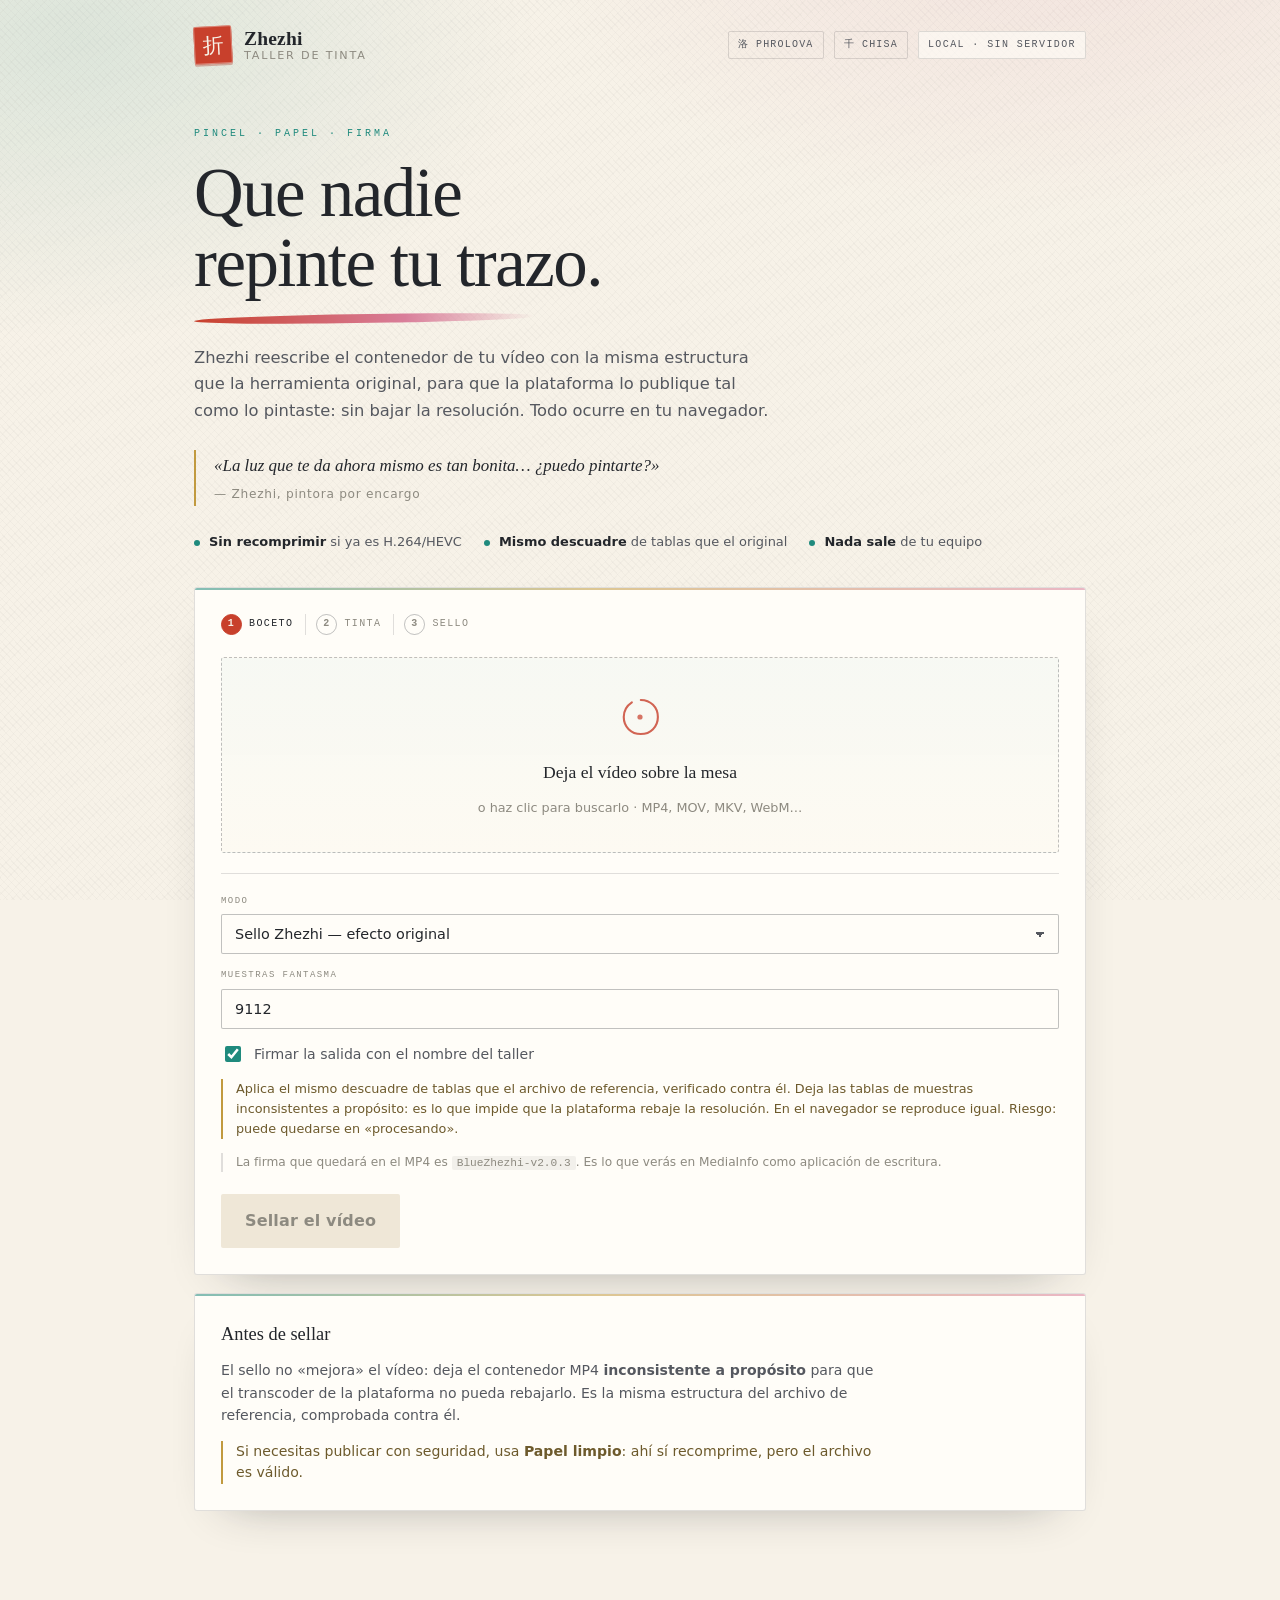
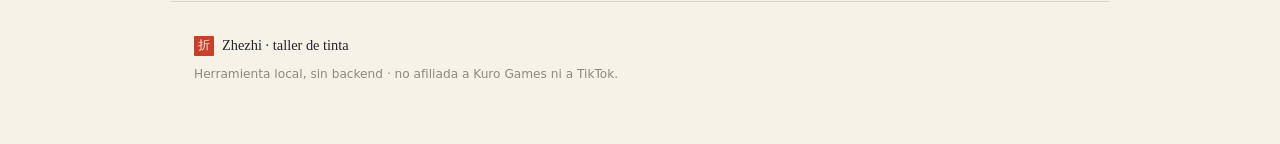
<file: index.html>
<!doctype html>
<html lang="es">
  <head>
    <meta charset="utf-8" />
    <meta name="viewport" content="width=device-width, initial-scale=1" />
    <title>Zhezhi · taller de tinta</title>
    <link rel="icon" href="./assets/favicon.svg" type="image/svg+xml" />
    <link rel="icon" href="./assets/favicon-32.png" sizes="32x32" type="image/png" />
    <link rel="apple-touch-icon" href="./assets/apple-touch-icon.png" />
    <link rel="stylesheet" href="./src/styles.css" />
  </head>
  <body>
    <header class="topbar">
      <a class="brand" href="./">
        <span class="brand-mark" aria-hidden="true">折</span>
        <span class="brand-text">
          <strong>Zhezhi</strong>
          <em>taller de tinta</em>
        </span>
      </a>
      <nav class="topbar-side">
        <a class="switch" href="./phrolova/">洛 Phrolova</a>
        <a class="switch" href="https://blues-os.github.io/BlueChisa/">千 Chisa</a>
        <span class="badge">local · sin servidor</span>
      </nav>
    </header>

    <main class="wrap">
      <section class="hero">
        <p class="eyebrow">pincel · papel · firma</p>
        <h1>Que nadie<br />repinte tu trazo.</h1>
        <p class="lede">
          Zhezhi reescribe el contenedor de tu vídeo con la misma estructura que la
          herramienta original, para que la plataforma lo publique tal como lo pintaste:
          sin bajar la resolución. Todo ocurre en tu navegador.
        </p>

        <figure class="quote">
          <blockquote>
            «La luz que te da ahora mismo es tan bonita… ¿puedo pintarte?»
          </blockquote>
          <figcaption>— Zhezhi, pintora por encargo</figcaption>
        </figure>

        <ul class="facts">
          <li><strong>Sin recomprimir</strong> si ya es H.264/HEVC</li>
          <li><strong>Mismo descuadre</strong> de tablas que el original</li>
          <li><strong>Nada sale</strong> de tu equipo</li>
        </ul>
      </section>

      <section class="card">
        <div class="steps" aria-hidden="true">
          <span class="step is-active"><b>1</b> Boceto</span>
          <span class="step"><b>2</b> Tinta</span>
          <span class="step"><b>3</b> Sello</span>
        </div>

        <div id="drop" class="drop" tabindex="0" role="button" aria-label="Elegir vídeo">
          <input id="file" type="file" accept="video/*,.mp4,.mov,.mkv,.webm,.m4v" hidden />
          <svg class="brush" viewBox="0 0 64 64" aria-hidden="true">
            <path d="M33 11c12 0 21 9 21 21s-9 21-21 21S12 44 12 32c0-8 4-14 10-18" />
            <circle cx="32" cy="32" r="3.2" class="brush-dot" />
          </svg>
          <p class="drop-title">Deja el vídeo sobre la mesa</p>
          <p class="drop-sub">o haz clic para buscarlo · MP4, MOV, MKV, WebM…</p>
        </div>

        <div id="fileInfo" class="file-info" hidden>
          <dl>
            <div><dt>Archivo</dt><dd id="fName">—</dd></div>
            <div><dt>Tamaño</dt><dd id="fSize">—</dd></div>
            <div><dt>Duración</dt><dd id="fDur">—</dd></div>
            <div><dt>Contenedor</dt><dd id="fKind">—</dd></div>
          </dl>
          <button id="clear" class="ghost-btn" type="button">Retirar</button>
        </div>

        <div class="options">
          <label class="field">
            <span>Modo</span>
            <select id="mode">
              <option value="compat" selected>Sello Zhezhi — efecto original</option>
              <option value="safe">Papel limpio — normalización estándar</option>
            </select>
          </label>

          <label class="field" id="ghostField" hidden>
            <span>Muestras fantasma</span>
            <input id="ghost" type="number" min="0" max="50000" step="1" value="9112" />
          </label>

          <label class="check">
            <input id="tag" type="checkbox" checked />
            <span>Firmar la salida con el nombre del taller</span>
          </label>
        </div>

        <p id="modeNote" class="note" hidden>
          El papel limpio deja las tablas intactas: el archivo es válido y la plataforma
          lo recomprime con normalidad. Bajará la resolución.
        </p>
        <p id="compatNote" class="note warn" hidden>
          Aplica el mismo descuadre de tablas que el archivo de referencia, verificado
          contra él. Deja las tablas de muestras inconsistentes a propósito: es lo que
          impide que la plataforma rebaje la resolución. En el navegador se reproduce
          igual. Riesgo: puede quedarse en «procesando».
        </p>
        <p class="note faint" id="tagNote" hidden>
          La firma que quedará en el MP4 es <code>BlueZhezhi-v2.0.3</code>. Es lo que
          verás en MediaInfo como aplicación de escritura.
        </p>

        <button id="run" class="primary" type="button" disabled>
          Sellar el vídeo
        </button>

        <div id="error" class="error" hidden></div>
      </section>

      <section id="progress" class="card progress" hidden aria-live="polite">
        <div class="progress-head">
          <span id="stage">Leyendo el archivo</span>
          <span id="pct">0%</span>
        </div>
        <div class="bar"><div id="barFill" class="bar-fill"></div></div>
        <ol id="stages" class="stage-list"></ol>
      </section>

      <section id="result" class="card result" hidden aria-live="polite">
        <div class="result-head">
          <div class="result-copy">
            <p class="eyebrow">sellado</p>
            <h2 id="rTitle">Vídeo sellado</h2>
            <p id="rMeta" class="muted"></p>
          </div>
          <div class="result-side">
            <span class="seal" aria-hidden="true">印</span>
            <a id="download" class="primary" download>Descargar MP4</a>
          </div>
        </div>

        <dl class="report" id="report"></dl>

        <details class="details">
          <summary>Qué se ha trazado</summary>
          <ul id="changes"></ul>
        </details>
      </section>

      <section class="card caveat">
        <h2>Antes de sellar</h2>
        <p>
          El sello no «mejora» el vídeo: deja el contenedor MP4
          <strong>inconsistente a propósito</strong> para que el transcoder de la
          plataforma no pueda rebajarlo. Es la misma estructura del archivo de
          referencia, comprobada contra él.
        </p>
        <p class="note warn" style="margin-top: 14px">
          Si necesitas publicar con seguridad, usa <strong>Papel limpio</strong>: ahí sí
          recomprime, pero el archivo es válido.
        </p>
      </section>
    </main>

    <footer class="footer">
      <p class="footer-mark"><span>折</span> Zhezhi · taller de tinta</p>
      <p class="muted">
        Herramienta local, sin backend · no afiliada a Kuro Games ni a TikTok.
      </p>
    </footer>

    <script type="module" src="./src/app.js"></script>
  </body>
</html>
</file>
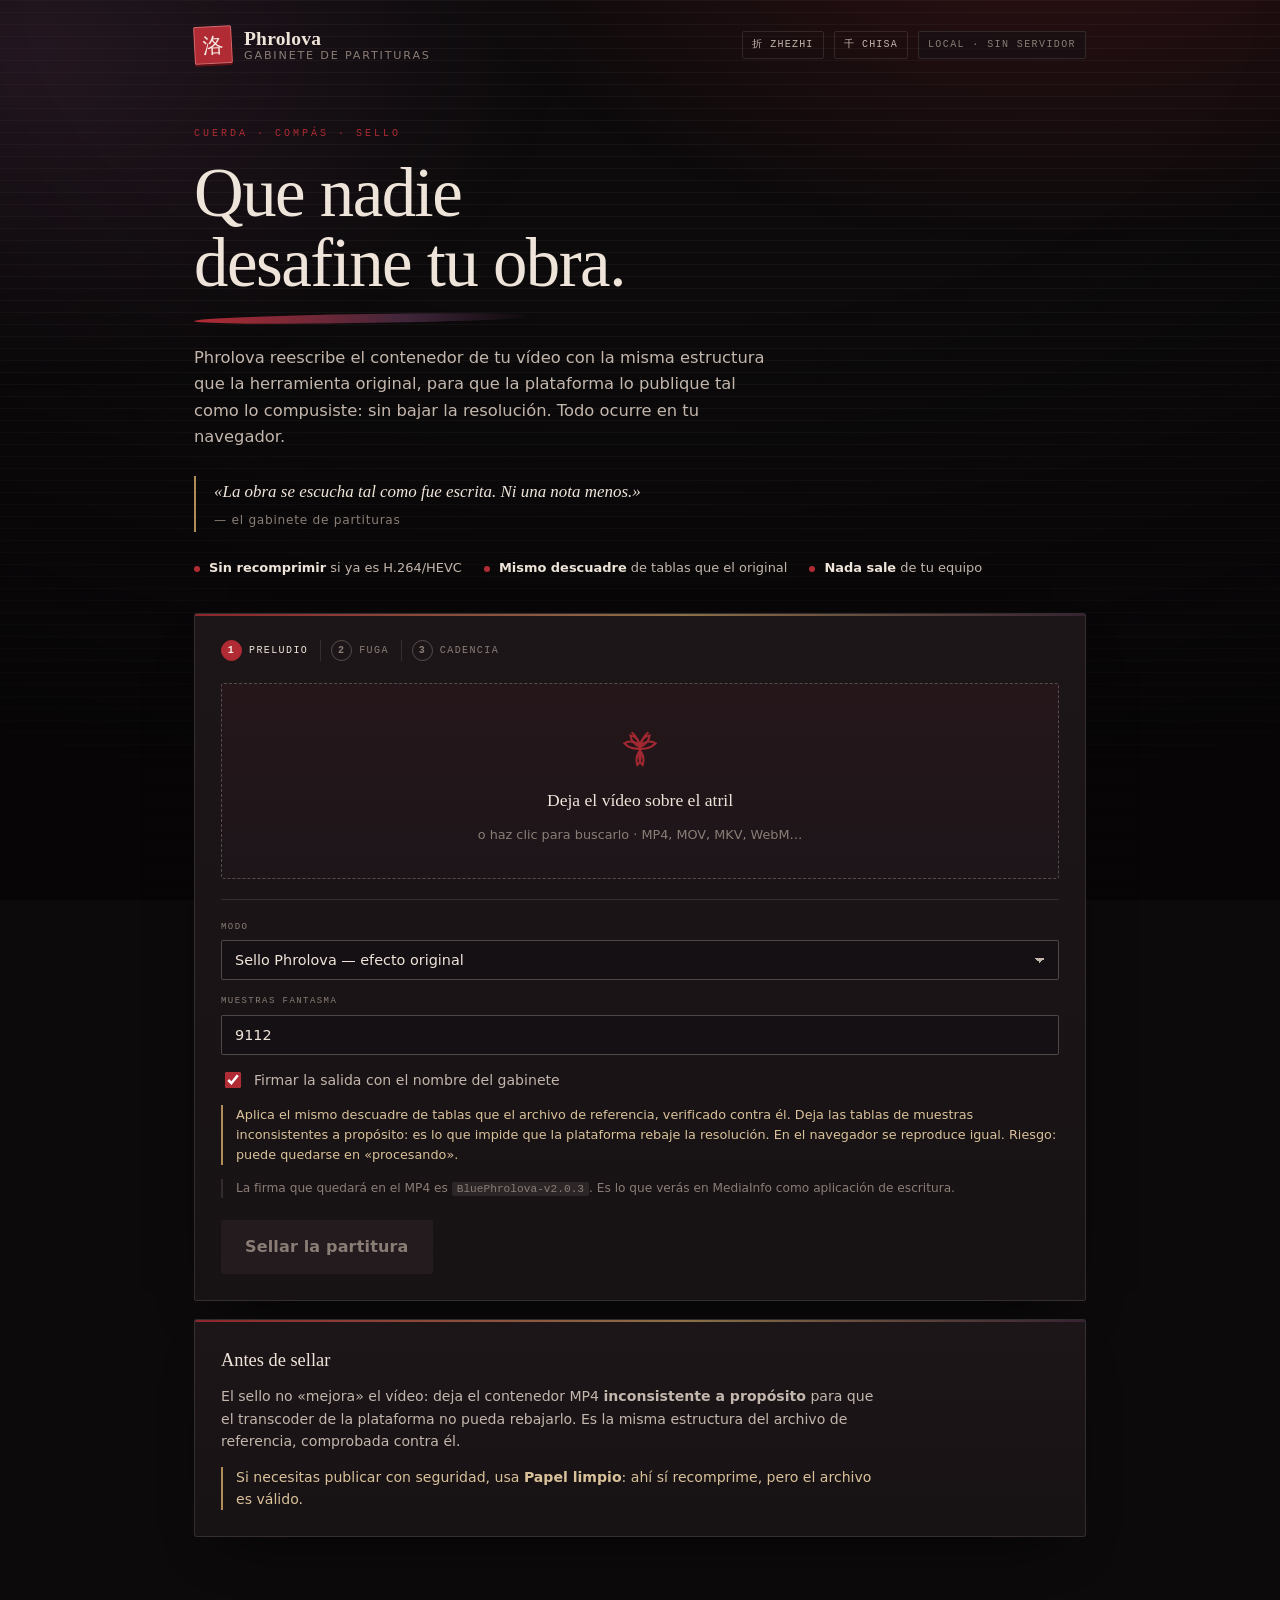
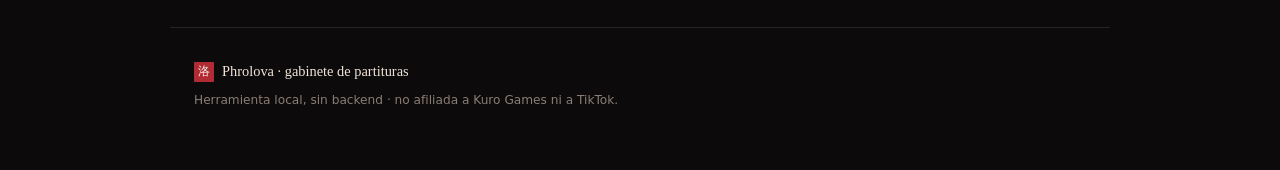
<file: phrolova/index.html>
<!doctype html>
<html lang="es">
  <head>
    <meta charset="utf-8" />
    <meta name="viewport" content="width=device-width, initial-scale=1" />
    <title>Phrolova · gabinete de partituras</title>
    <link rel="icon" href="../assets/favicon-phrolova.svg" type="image/svg+xml" />
    <link rel="icon" href="../assets/favicon-phrolova-32.png" sizes="32x32" type="image/png" />
    <link rel="apple-touch-icon" href="../assets/apple-touch-icon-phrolova.png" />
    <link rel="stylesheet" href="./styles.css" />
  </head>
  <body>
    <header class="topbar">
      <a class="brand" href="./">
        <span class="brand-mark" aria-hidden="true">洛</span>
        <span class="brand-text">
          <strong>Phrolova</strong>
          <em>gabinete de partituras</em>
        </span>
      </a>
      <nav class="topbar-side">
        <a class="switch" href="../">折 Zhezhi</a>
        <a class="switch" href="https://blues-os.github.io/BlueChisa/">千 Chisa</a>
        <span class="badge">local · sin servidor</span>
      </nav>
    </header>

    <main class="wrap">
      <section class="hero">
        <p class="eyebrow">cuerda · compás · sello</p>
        <h1>Que nadie<br />desafine tu obra.</h1>
        <p class="lede">
          Phrolova reescribe el contenedor de tu vídeo con la misma estructura que la
          herramienta original, para que la plataforma lo publique tal como lo compusiste:
          sin bajar la resolución. Todo ocurre en tu navegador.
        </p>

        <figure class="quote">
          <blockquote>
            «La obra se escucha tal como fue escrita. Ni una nota menos.»
          </blockquote>
          <figcaption>— el gabinete de partituras</figcaption>
        </figure>

        <ul class="facts">
          <li><strong>Sin recomprimir</strong> si ya es H.264/HEVC</li>
          <li><strong>Mismo descuadre</strong> de tablas que el original</li>
          <li><strong>Nada sale</strong> de tu equipo</li>
        </ul>
      </section>

      <section class="card">
        <div class="steps" aria-hidden="true">
          <span class="step is-active"><b>1</b> Preludio</span>
          <span class="step"><b>2</b> Fuga</span>
          <span class="step"><b>3</b> Cadencia</span>
        </div>

        <div id="drop" class="drop" tabindex="0" role="button" aria-label="Elegir vídeo">
          <input id="file" type="file" accept="video/*,.mp4,.mov,.mkv,.webm,.m4v" hidden />
          <svg class="lily" viewBox="0 0 64 64" aria-hidden="true">
            <g fill="none" stroke="currentColor" stroke-width="2.2" stroke-linecap="round">
              <path d="M32 34c-6-2-10-7-11-13 5 1 9 5 11 10" />
              <path d="M32 34c6-2 10-7 11-13-5 1-9 5-11 10" />
              <path d="M32 36c-7 1-13-1-18-6 5-3 12-2 18 2" />
              <path d="M32 36c7 1 13-1 18-6-5-3-12-2-18 2" />
              <path d="M32 38c-4 5-5 11-3 17 4-4 5-10 3-17" />
              <path d="M32 38c4 5 5 11 3 17-4-4-5-10-3-17" />
              <path d="M32 36c-1-8-4-14-9-18" />
              <path d="M32 36c1-8 4-14 9-18" />
            </g>
            <circle cx="32" cy="36" r="2.4" fill="currentColor" stroke="none" />
          </svg>
          <p class="drop-title">Deja el vídeo sobre el atril</p>
          <p class="drop-sub">o haz clic para buscarlo · MP4, MOV, MKV, WebM…</p>
        </div>

        <div id="fileInfo" class="file-info" hidden>
          <dl>
            <div><dt>Archivo</dt><dd id="fName">—</dd></div>
            <div><dt>Tamaño</dt><dd id="fSize">—</dd></div>
            <div><dt>Duración</dt><dd id="fDur">—</dd></div>
            <div><dt>Contenedor</dt><dd id="fKind">—</dd></div>
          </dl>
          <button id="clear" class="ghost-btn" type="button">Retirar</button>
        </div>

        <div class="options">
          <label class="field">
            <span>Modo</span>
            <select id="mode">
              <option value="compat" selected>Sello Phrolova — efecto original</option>
              <option value="safe">Papel limpio — normalización estándar</option>
            </select>
          </label>

          <label class="field" id="ghostField" hidden>
            <span>Muestras fantasma</span>
            <input id="ghost" type="number" min="0" max="50000" step="1" value="9112" />
          </label>

          <label class="check">
            <input id="tag" type="checkbox" checked />
            <span>Firmar la salida con el nombre del gabinete</span>
          </label>
        </div>

        <p id="modeNote" class="note" hidden>
          El papel limpio deja las tablas intactas: el archivo es válido y la plataforma
          lo recomprime con normalidad. Bajará la resolución.
        </p>
        <p id="compatNote" class="note warn" hidden>
          Aplica el mismo descuadre de tablas que el archivo de referencia, verificado
          contra él. Deja las tablas de muestras inconsistentes a propósito: es lo que
          impide que la plataforma rebaje la resolución. En el navegador se reproduce
          igual. Riesgo: puede quedarse en «procesando».
        </p>
        <p class="note faint" id="tagNote" hidden>
          La firma que quedará en el MP4 es <code>BluePhrolova-v2.0.3</code>. Es lo que
          verás en MediaInfo como aplicación de escritura.
        </p>

        <button id="run" class="primary" type="button" disabled>
          Sellar la partitura
        </button>

        <div id="error" class="error" hidden></div>
      </section>

      <section id="progress" class="card progress" hidden aria-live="polite">
        <div class="progress-head">
          <span id="stage">Leyendo el archivo</span>
          <span id="pct">0%</span>
        </div>
        <div class="bar"><div id="barFill" class="bar-fill"></div></div>
        <ol id="stages" class="stage-list"></ol>
      </section>

      <section id="result" class="card result" hidden aria-live="polite">
        <div class="result-head">
          <div class="result-copy">
            <p class="eyebrow">sellado</p>
            <h2 id="rTitle">Partitura sellada</h2>
            <p id="rMeta" class="muted"></p>
          </div>
          <div class="result-side">
            <span class="seal" aria-hidden="true">音</span>
            <a id="download" class="primary" download>Descargar MP4</a>
          </div>
        </div>

        <dl class="report" id="report"></dl>

        <details class="details">
          <summary>Qué se ha trazado</summary>
          <ul id="changes"></ul>
        </details>
      </section>

      <section class="card caveat">
        <h2>Antes de sellar</h2>
        <p>
          El sello no «mejora» el vídeo: deja el contenedor MP4
          <strong>inconsistente a propósito</strong> para que el transcoder de la
          plataforma no pueda rebajarlo. Es la misma estructura del archivo de
          referencia, comprobada contra él.
        </p>
        <p class="note warn" style="margin-top: 14px">
          Si necesitas publicar con seguridad, usa <strong>Papel limpio</strong>: ahí sí
          recomprime, pero el archivo es válido.
        </p>
      </section>
    </main>

    <footer class="footer">
      <p class="footer-mark"><span>洛</span> Phrolova · gabinete de partituras</p>
      <p class="muted">
        Herramienta local, sin backend · no afiliada a Kuro Games ni a TikTok.
      </p>
    </footer>

    <script>
      window.__BZ__ = {
        tagName: "BluePhrolova-v2.0.3",
        tagComment: "BluePhrolova",
        signatureLabel: "BluePhrolova",
        suffix: "phrolova",
        runLabel: "Sellar la partitura",
        busyLabel: "Sellando…",
      };
    </script>
    <script type="module" src="../src/app.js"></script>
  </body>
</html>
</file>
<file: src/styles.css>
/* ------------------------------------------------------------------ */
/* Zhezhi · taller de tinta                                        */
/* Paleta: papel de jade blanco, tinta, malaquita, azurita, bermellón, */
/* oro, rosa. Sin negro puro ni cian de consola.                       */
/* ------------------------------------------------------------------ */

:root {
  --paper: #f7f2e8;
  --paper-2: #fffdf8;
  --paper-3: #efe7d7;
  --ink: #23262b;
  --ink-soft: #55585f;
  --ink-faint: #8d8a80;
  --rule: rgba(35, 38, 43, 0.14);
  --rule-strong: rgba(35, 38, 43, 0.28);
  --teal: #1f8a7d;
  --teal-soft: #dceee9;
  --azurite: #2c5f9e;
  --vermilion: #c8402c;
  --vermilion-dark: #a83222;
  --gold: #c19a3f;
  --rose: #d97e9a;
  --serif: "Iowan Old Style", "Palatino Linotype", Palatino, "Book Antiqua", Georgia, serif;
  --sans: "Segoe UI", system-ui, -apple-system, sans-serif;
  --mono: "Cascadia Mono", ui-monospace, "SFMono-Regular", Consolas, monospace;
  --cjk: "Microsoft YaHei", "PingFang SC", "Noto Sans SC", "SimSun", serif;
}

* { box-sizing: border-box; }

[hidden] { display: none !important; }

html, body {
  margin: 0;
  padding: 0;
  background: var(--paper);
  color: var(--ink);
  font-family: var(--sans);
  font-size: 16px;
  line-height: 1.6;
  -webkit-font-smoothing: antialiased;
}

/* Fibra de papel: tramado muy tenue + dos manchas de pigmento. */
body::before {
  content: "";
  position: fixed;
  inset: 0;
  pointer-events: none;
  z-index: 0;
  background:
    radial-gradient(760px 420px at 82% -8%, rgba(217, 126, 154, 0.13), transparent 68%),
    radial-gradient(700px 460px at 6% 4%, rgba(31, 138, 125, 0.12), transparent 66%),
    repeating-linear-gradient(46deg, rgba(35, 38, 43, 0.028) 0 1px, transparent 1px 5px),
    repeating-linear-gradient(-46deg, rgba(35, 38, 43, 0.02) 0 1px, transparent 1px 6px);
}

.topbar,
.wrap,
.footer {
  position: relative;
  z-index: 1;
  max-width: 940px;
  margin: 0 auto;
}

/* ---------------------------------------------------------------- */
/* cabecera                                                          */
/* ---------------------------------------------------------------- */

.topbar {
  display: flex;
  align-items: center;
  justify-content: space-between;
  padding: 26px 24px 10px;
}

.brand {
  display: inline-flex;
  align-items: center;
  gap: 12px;
  color: var(--ink);
  text-decoration: none;
}

.brand-mark {
  display: grid;
  place-items: center;
  width: 38px;
  height: 38px;
  background: var(--vermilion);
  color: var(--paper);
  font-family: var(--cjk);
  font-size: 21px;
  line-height: 1;
  border-radius: 2px;
  transform: rotate(-3deg);
  box-shadow:
    inset 0 0 0 1px rgba(255, 253, 248, 0.35),
    0 2px 0 rgba(168, 50, 34, 0.35);
}

.brand-text { display: grid; line-height: 1.1; }

.brand-text strong {
  font-family: var(--serif);
  font-size: 1.22rem;
  font-weight: 600;
  letter-spacing: 0.01em;
}

.brand-text em {
  font-style: normal;
  font-size: 0.7rem;
  letter-spacing: 0.16em;
  text-transform: uppercase;
  color: var(--ink-faint);
}

.badge {
  font-family: var(--mono);
  font-size: 10px;
  letter-spacing: 0.14em;
  text-transform: uppercase;
  color: var(--ink-soft);
  background: rgba(255, 253, 248, 0.6);
  border: 1px solid var(--rule);
  padding: 5px 9px;
  border-radius: 2px;
}

.topbar-side {
  display: flex;
  align-items: center;
  gap: 10px;
}

.switch {
  font-family: var(--mono);
  font-size: 10px;
  letter-spacing: 0.12em;
  text-transform: uppercase;
  color: var(--ink-soft);
  text-decoration: none;
  border: 1px solid var(--rule);
  padding: 5px 9px;
  border-radius: 2px;
  transition: color 140ms ease, border-color 140ms ease;
}

.switch:hover { color: var(--vermilion); border-color: var(--vermilion); }

/* ---------------------------------------------------------------- */
/* hero                                                              */
/* ---------------------------------------------------------------- */

.wrap { padding: 8px 24px 72px; }

.hero { padding: 44px 0 34px; }

.eyebrow {
  margin: 0 0 16px;
  font-family: var(--mono);
  font-size: 10px;
  letter-spacing: 0.3em;
  text-transform: uppercase;
  color: var(--teal);
}

h1 {
  margin: 0;
  font-family: var(--serif);
  font-size: clamp(2.5rem, 6.4vw, 4.3rem);
  line-height: 1.02;
  letter-spacing: -0.022em;
  font-weight: 500;
}

/* Trazo de pincel bajo el titular. */
h1::after {
  content: "";
  display: block;
  width: min(340px, 62%);
  height: 9px;
  margin-top: 16px;
  border-radius: 60% 40% 55% 45%;
  background: linear-gradient(90deg, var(--vermilion), var(--rose) 62%, rgba(217, 126, 154, 0));
  transform: rotate(-0.7deg);
}

.lede {
  max-width: 56ch;
  margin: 22px 0 0;
  color: var(--ink-soft);
  font-size: 1.02rem;
}

.quote {
  margin: 26px 0 0;
  padding: 2px 0 2px 18px;
  border-left: 2px solid var(--gold);
  max-width: 52ch;
}

.quote blockquote {
  margin: 0;
  font-family: var(--serif);
  font-size: 1.06rem;
  font-style: italic;
  color: var(--ink);
}

.quote figcaption {
  margin-top: 6px;
  font-size: 0.76rem;
  letter-spacing: 0.06em;
  color: var(--ink-faint);
}

.facts {
  display: flex;
  flex-wrap: wrap;
  gap: 8px 22px;
  margin: 26px 0 0;
  padding: 0;
  list-style: none;
  font-size: 0.81rem;
  color: var(--ink-soft);
}

.facts li { position: relative; padding-left: 15px; }

.facts li::before {
  content: "";
  position: absolute;
  left: 0;
  top: 0.62em;
  width: 6px;
  height: 6px;
  border-radius: 50%;
  background: var(--teal);
}

.facts strong { color: var(--ink); font-weight: 600; }

/* ---------------------------------------------------------------- */
/* tarjetas                                                          */
/* ---------------------------------------------------------------- */

.card {
  position: relative;
  background: var(--paper-2);
  border: 1px solid var(--rule);
  border-radius: 3px;
  padding: 26px;
  margin-bottom: 18px;
  box-shadow: 0 22px 50px -34px rgba(35, 38, 43, 0.45);
}

.card::before {
  content: "";
  position: absolute;
  left: 0;
  right: 0;
  top: 0;
  height: 2px;
  background: linear-gradient(90deg, var(--teal), var(--gold) 45%, var(--rose));
  opacity: 0.55;
  border-radius: 3px 3px 0 0;
}

.steps {
  display: flex;
  align-items: center;
  gap: 10px;
  margin-bottom: 22px;
  font-family: var(--mono);
  font-size: 10px;
  letter-spacing: 0.14em;
  text-transform: uppercase;
  color: var(--ink-faint);
}

.step {
  display: inline-flex;
  align-items: center;
  gap: 7px;
  padding-right: 12px;
  border-right: 1px solid var(--rule);
}

.step:last-child { border-right: 0; }

.step b {
  display: grid;
  place-items: center;
  width: 21px;
  height: 21px;
  border: 1px solid var(--rule-strong);
  border-radius: 50%;
  font-size: 10px;
  font-weight: 600;
}

.step.is-active { color: var(--ink); }
.step.is-active b { background: var(--vermilion); border-color: var(--vermilion); color: var(--paper); }

.step.is-done b { background: var(--teal-soft); border-color: var(--teal); color: var(--teal); }

/* ---------------------------------------------------------------- */
/* zona de subida                                                    */
/* ---------------------------------------------------------------- */

.drop {
  display: grid;
  place-items: center;
  gap: 6px;
  min-height: 196px;
  padding: 30px;
  border: 1px dashed var(--rule-strong);
  border-radius: 3px;
  background:
    linear-gradient(180deg, rgba(31, 138, 125, 0.035), rgba(193, 154, 63, 0.03));
  cursor: pointer;
  text-align: center;
  transition: border-color 160ms ease, background 160ms ease, transform 160ms ease;
}

.drop:hover,
.drop:focus-visible,
.drop.is-over {
  border-color: var(--teal);
  background: linear-gradient(180deg, rgba(31, 138, 125, 0.09), rgba(217, 126, 154, 0.05));
  outline: none;
}

.brush {
  width: 52px;
  height: 52px;
  margin-bottom: 2px;
  fill: none;
  stroke: var(--vermilion);
  stroke-width: 2.6;
  stroke-linecap: round;
  opacity: 0.8;
}

.brush-dot {
  fill: var(--vermilion);
  stroke: none;
  opacity: 0.9;
}

.drop.is-over .brush { stroke: var(--teal); }
.drop.is-over .brush-dot { fill: var(--teal); }

.drop-title {
  margin: 0;
  font-family: var(--serif);
  font-size: 1.1rem;
  font-weight: 500;
}

.drop-sub {
  margin: 0;
  color: var(--ink-faint);
  font-size: 0.8rem;
}

/* ---------------------------------------------------------------- */
/* ficha del archivo                                                 */
/* ---------------------------------------------------------------- */

.file-info {
  display: flex;
  align-items: flex-start;
  justify-content: space-between;
  gap: 20px;
  margin-top: 16px;
  padding: 16px;
  border: 1px solid var(--rule);
  border-left: 3px solid var(--teal);
  background: rgba(31, 138, 125, 0.045);
}

.file-info dl {
  display: grid;
  grid-template-columns: repeat(auto-fit, minmax(150px, 1fr));
  gap: 12px 24px;
  margin: 0;
  width: 100%;
}

.file-info dt {
  font-family: var(--mono);
  font-size: 9px;
  letter-spacing: 0.16em;
  text-transform: uppercase;
  color: var(--ink-faint);
}

.file-info dd {
  margin: 2px 0 0;
  font-family: var(--mono);
  font-size: 0.8rem;
  overflow: hidden;
  text-overflow: ellipsis;
  white-space: nowrap;
}

/* ---------------------------------------------------------------- */
/* opciones                                                          */
/* ---------------------------------------------------------------- */

.options {
  display: grid;
  gap: 14px;
  margin-top: 20px;
  padding-top: 20px;
  border-top: 1px solid var(--rule);
}

.field { display: grid; gap: 6px; }

.field > span {
  font-family: var(--mono);
  font-size: 9px;
  letter-spacing: 0.16em;
  text-transform: uppercase;
  color: var(--ink-faint);
}

select,
input[type="number"] {
  appearance: none;
  width: 100%;
  padding: 11px 13px;
  background: var(--paper-2);
  border: 1px solid var(--rule-strong);
  border-radius: 2px;
  color: var(--ink);
  font-family: var(--sans);
  font-size: 0.9rem;
}

select {
  background-image: linear-gradient(45deg, transparent 50%, var(--ink-soft) 50%),
    linear-gradient(135deg, var(--ink-soft) 50%, transparent 50%);
  background-position: calc(100% - 18px) 51%, calc(100% - 13px) 51%;
  background-size: 5px 5px, 5px 5px;
  background-repeat: no-repeat;
  padding-right: 36px;
}

select:focus,
input[type="number"]:focus {
  outline: none;
  border-color: var(--teal);
  box-shadow: 0 0 0 3px rgba(31, 138, 125, 0.12);
}

.check {
  display: flex;
  align-items: center;
  gap: 10px;
  font-size: 0.88rem;
  color: var(--ink-soft);
  cursor: pointer;
}

.check input {
  accent-color: var(--teal);
  width: 16px;
  height: 16px;
}

.note {
  margin: 14px 0 0;
  font-size: 0.8rem;
  line-height: 1.55;
  color: var(--ink-soft);
  border-left: 2px solid var(--rule-strong);
  padding-left: 13px;
}

.note.warn { border-left-color: var(--gold); color: #6d5a2c; }
.note.faint { border-left-color: var(--rule); color: var(--ink-faint); font-size: 0.76rem; }

.note code {
  font-family: var(--mono);
  font-size: 0.92em;
  background: rgba(35, 38, 43, 0.06);
  padding: 1px 5px;
  border-radius: 2px;
}

/* ---------------------------------------------------------------- */
/* botones                                                           */
/* ---------------------------------------------------------------- */

.primary {
  display: inline-flex;
  align-items: center;
  justify-content: center;
  margin-top: 22px;
  padding: 14px 24px;
  background: var(--vermilion);
  color: #fffaf4;
  border: 0;
  border-radius: 2px;
  font: inherit;
  font-weight: 600;
  letter-spacing: 0.01em;
  text-decoration: none;
  cursor: pointer;
  box-shadow: 0 2px 0 var(--vermilion-dark);
  transition: background 140ms ease, box-shadow 140ms ease, transform 120ms ease;
}

.primary:hover {
  background: var(--vermilion-dark);
  transform: translateY(-1px);
  box-shadow: 0 3px 0 #8e2a1c;
}

.primary:active { transform: translateY(1px); box-shadow: 0 1px 0 #8e2a1c; }

.primary:disabled {
  background: var(--paper-3);
  color: var(--ink-faint);
  box-shadow: none;
  cursor: not-allowed;
  transform: none;
}

.ghost-btn {
  flex: none;
  background: transparent;
  border: 1px solid var(--rule-strong);
  border-radius: 2px;
  color: var(--ink-soft);
  padding: 6px 11px;
  font-family: var(--mono);
  font-size: 10px;
  letter-spacing: 0.08em;
  text-transform: uppercase;
  cursor: pointer;
}

.ghost-btn:hover { color: var(--vermilion); border-color: var(--vermilion); }

.error {
  margin-top: 16px;
  padding: 12px 14px;
  border: 1px solid rgba(200, 64, 44, 0.4);
  border-left: 3px solid var(--vermilion);
  background: rgba(200, 64, 44, 0.06);
  color: #8e2a1c;
  font-size: 0.85rem;
}

/* ---------------------------------------------------------------- */
/* progreso                                                          */
/* ---------------------------------------------------------------- */

.progress-head {
  display: flex;
  justify-content: space-between;
  font-family: var(--mono);
  font-size: 0.78rem;
  margin-bottom: 12px;
  color: var(--ink-soft);
}

#pct { color: var(--teal); font-weight: 600; }

.bar {
  height: 5px;
  background: var(--paper-3);
  border-radius: 99px;
  overflow: hidden;
}

.bar-fill {
  height: 100%;
  width: 0%;
  border-radius: 99px;
  background: linear-gradient(90deg, var(--teal), var(--azurite) 70%, var(--rose));
  transition: width 220ms ease;
}

.stage-list {
  margin: 18px 0 0;
  padding: 0;
  list-style: none;
  display: grid;
  gap: 7px;
  font-family: var(--mono);
  font-size: 0.76rem;
  color: var(--ink-faint);
}

.stage-list li { display: flex; gap: 9px; align-items: center; }
.stage-list li::before { content: "·"; color: var(--rule-strong); }
.stage-list li.is-active { color: var(--teal); }
.stage-list li.is-done { color: var(--ink); }
.stage-list li.is-done::before { content: "✓"; color: var(--teal); }

/* ---------------------------------------------------------------- */
/* resultado                                                         */
/* ---------------------------------------------------------------- */

.result-head {
  display: flex;
  align-items: flex-start;
  justify-content: space-between;
  gap: 20px;
  flex-wrap: wrap;
}

.result-copy { min-width: 0; }

.result h2 {
  margin: 0;
  font-family: var(--serif);
  font-size: 1.7rem;
  font-weight: 500;
  letter-spacing: -0.01em;
}

.result .eyebrow { margin-bottom: 8px; }

.muted { color: var(--ink-faint); }

#rMeta {
  margin: 6px 0 0;
  font-family: var(--mono);
  font-size: 0.78rem;
  color: var(--ink-soft);
}

.result-side {
  display: flex;
  align-items: center;
  gap: 14px;
}

.seal {
  display: grid;
  place-items: center;
  width: 46px;
  height: 46px;
  flex: none;
  background: var(--vermilion);
  color: var(--paper);
  font-family: var(--cjk);
  font-size: 25px;
  line-height: 1;
  border-radius: 2px;
  transform: rotate(-5deg);
  box-shadow:
    inset 0 0 0 2px rgba(255, 253, 248, 0.3),
    0 2px 0 rgba(168, 50, 34, 0.35);
}

.result .primary { margin-top: 0; }

.report {
  display: grid;
  grid-template-columns: repeat(auto-fit, minmax(140px, 1fr));
  gap: 14px;
  margin: 24px 0 0;
  padding-top: 20px;
  border-top: 1px solid var(--rule);
}

.report div { min-width: 0; }

.report dt {
  font-family: var(--mono);
  font-size: 9px;
  letter-spacing: 0.14em;
  text-transform: uppercase;
  color: var(--ink-faint);
}

.report dd {
  margin: 3px 0 0;
  font-family: var(--mono);
  font-size: 0.8rem;
  overflow-wrap: anywhere;
}

.details {
  margin-top: 20px;
  border-top: 1px solid var(--rule);
  padding-top: 15px;
}

.details summary {
  cursor: pointer;
  font-size: 0.84rem;
  color: var(--ink-soft);
  list-style: none;
}

.details summary::marker { content: ""; }
.details summary::before { content: "＋ "; color: var(--teal); }
.details[open] summary::before { content: "− "; }

.details ul {
  margin: 12px 0 0;
  padding-left: 18px;
  color: var(--ink-soft);
  font-size: 0.82rem;
}

.details li { margin-bottom: 5px; }

/* ---------------------------------------------------------------- */
/* aviso y pie                                                       */
/* ---------------------------------------------------------------- */

.caveat h2 {
  margin: 0 0 10px;
  font-family: var(--serif);
  font-size: 1.15rem;
  font-weight: 500;
}

.caveat p {
  margin: 0;
  color: var(--ink-soft);
  font-size: 0.88rem;
  max-width: 74ch;
}

.footer {
  padding: 28px 24px 56px;
  border-top: 1px solid var(--rule);
  font-size: 0.76rem;
}

.footer p { margin: 4px 0; }

.footer-mark {
  display: inline-flex;
  align-items: center;
  gap: 8px;
  font-family: var(--serif);
  font-size: 0.9rem;
  color: var(--ink);
}

.footer-mark span {
  display: grid;
  place-items: center;
  width: 20px;
  height: 20px;
  background: var(--vermilion);
  color: var(--paper);
  font-family: var(--cjk);
  font-size: 12px;
  border-radius: 1px;
}

@media (max-width: 640px) {
  .wrap { padding: 8px 16px 56px; }
  .topbar { padding: 18px 16px 6px; }
  .hero { padding: 28px 0; }
  .card { padding: 18px; }
  .file-info { flex-direction: column; }
  .result-head { flex-direction: column; }
  .result-side { width: 100%; justify-content: space-between; }
  .result .primary { flex: 1; }
  .badge { display: none; }
}

@media (prefers-reduced-motion: reduce) {
  * { transition: none !important; }
}
</file>
<file: phrolova/styles.css>
/* ------------------------------------------------------------------ */
/* Phrolova · gabinete de partituras                                   */
/* Paleta: escenario negro, carmesí, hueso, oro viejo y menta (su pelo) */
/* Motivo: papel pautado, lirio de araña, sello de lacre.               */
/* ------------------------------------------------------------------ */

:root {
  --stage: #0c0a0b;
  --stage-2: #141013;
  --panel: #171214;
  --panel-2: #1d1619;
  --bone: #efe4d9;
  --bone-soft: #c3b6ac;
  --faint: #8a7d76;
  --rule: rgba(239, 228, 217, 0.12);
  --rule-strong: rgba(239, 228, 217, 0.26);
  --crimson: #b12b34;
  --crimson-dark: #8a1d25;
  --crimson-deep: #5e1218;
  --gold: #b08d57;
  --mint: #9dc2b2;
  --violet: #40263a;
  --serif: "Didot", "Bodoni MT", "Playfair Display", "Iowan Old Style", Palatino, Georgia, serif;
  --sans: "Segoe UI", system-ui, -apple-system, sans-serif;
  --mono: "Cascadia Mono", ui-monospace, "SFMono-Regular", Consolas, monospace;
  --cjk: "Microsoft YaHei", "PingFang SC", "Noto Sans SC", "SimSun", serif;
}

* { box-sizing: border-box; }

[hidden] { display: none !important; }

html, body {
  margin: 0;
  padding: 0;
  background: var(--stage);
  color: var(--bone);
  font-family: var(--sans);
  font-size: 16px;
  line-height: 1.6;
  -webkit-font-smoothing: antialiased;
}

/* Papel pautado tenue + dos luces de escenario. */
body::before {
  content: "";
  position: fixed;
  inset: 0;
  pointer-events: none;
  z-index: 0;
  background:
    radial-gradient(900px 520px at 82% -12%, rgba(177, 43, 52, 0.22), transparent 68%),
    radial-gradient(760px 480px at 2% 6%, rgba(64, 38, 58, 0.45), transparent 70%),
    repeating-linear-gradient(180deg, rgba(239, 228, 217, 0.045) 0 1px, transparent 1px 12px);
}

body::after {
  content: "";
  position: fixed;
  inset: 0;
  pointer-events: none;
  z-index: 0;
  background: radial-gradient(120% 90% at 50% 0%, transparent 40%, rgba(6, 4, 5, 0.75) 100%);
}

.topbar,
.wrap,
.footer {
  position: relative;
  z-index: 1;
  max-width: 940px;
  margin: 0 auto;
}

/* ---------------------------------------------------------------- */
/* cabecera                                                          */
/* ---------------------------------------------------------------- */

.topbar {
  display: flex;
  align-items: center;
  justify-content: space-between;
  gap: 16px;
  padding: 26px 24px 10px;
}

.brand {
  display: inline-flex;
  align-items: center;
  gap: 12px;
  color: var(--bone);
  text-decoration: none;
}

.brand-mark {
  display: grid;
  place-items: center;
  width: 38px;
  height: 38px;
  background: var(--crimson);
  color: #f6ece2;
  font-family: var(--cjk);
  font-size: 21px;
  line-height: 1;
  border-radius: 2px;
  transform: rotate(-3deg);
  box-shadow:
    inset 0 0 0 1px rgba(246, 236, 226, 0.35),
    0 2px 0 var(--crimson-deep);
}

.brand-text { display: grid; line-height: 1.1; }

.brand-text strong {
  font-family: var(--serif);
  font-size: 1.22rem;
  font-weight: 600;
  letter-spacing: 0.01em;
}

.brand-text em {
  font-style: normal;
  font-size: 0.7rem;
  letter-spacing: 0.16em;
  text-transform: uppercase;
  color: var(--faint);
}

.topbar-side {
  display: flex;
  align-items: center;
  gap: 10px;
}

.switch {
  font-family: var(--mono);
  font-size: 10px;
  letter-spacing: 0.12em;
  text-transform: uppercase;
  color: var(--bone-soft);
  text-decoration: none;
  border: 1px solid var(--rule);
  padding: 5px 9px;
  border-radius: 2px;
  transition: color 140ms ease, border-color 140ms ease;
}

.switch:hover { color: var(--gold); border-color: var(--gold); }

.badge {
  font-family: var(--mono);
  font-size: 10px;
  letter-spacing: 0.14em;
  text-transform: uppercase;
  color: var(--faint);
  background: rgba(23, 18, 20, 0.7);
  border: 1px solid var(--rule);
  padding: 5px 9px;
  border-radius: 2px;
}

/* ---------------------------------------------------------------- */
/* hero                                                              */
/* ---------------------------------------------------------------- */

.wrap { padding: 8px 24px 72px; }

.hero { padding: 44px 0 34px; }

.eyebrow {
  margin: 0 0 16px;
  font-family: var(--mono);
  font-size: 10px;
  letter-spacing: 0.3em;
  text-transform: uppercase;
  color: var(--crimson);
}

h1 {
  margin: 0;
  font-family: var(--serif);
  font-size: clamp(2.5rem, 6.4vw, 4.3rem);
  line-height: 1.02;
  letter-spacing: -0.022em;
  font-weight: 500;
  color: var(--bone);
}

/* Arco de violín bajo el titular. */
h1::after {
  content: "";
  display: block;
  width: min(340px, 62%);
  height: 9px;
  margin-top: 16px;
  border-radius: 60% 40% 55% 45%;
  background: linear-gradient(90deg, var(--crimson), var(--violet) 62%, rgba(64, 38, 58, 0));
  transform: rotate(-0.7deg);
}

.lede {
  max-width: 56ch;
  margin: 22px 0 0;
  color: var(--bone-soft);
  font-size: 1.02rem;
}

.quote {
  margin: 26px 0 0;
  padding: 2px 0 2px 18px;
  border-left: 2px solid var(--gold);
  max-width: 52ch;
}

.quote blockquote {
  margin: 0;
  font-family: var(--serif);
  font-size: 1.06rem;
  font-style: italic;
  color: var(--bone);
}

.quote figcaption {
  margin-top: 6px;
  font-size: 0.76rem;
  letter-spacing: 0.06em;
  color: var(--faint);
}

.facts {
  display: flex;
  flex-wrap: wrap;
  gap: 8px 22px;
  margin: 26px 0 0;
  padding: 0;
  list-style: none;
  font-size: 0.81rem;
  color: var(--bone-soft);
}

.facts li { position: relative; padding-left: 15px; }

.facts li::before {
  content: "";
  position: absolute;
  left: 0;
  top: 0.62em;
  width: 6px;
  height: 6px;
  border-radius: 50%;
  background: var(--crimson);
}

.facts strong { color: var(--bone); font-weight: 600; }

/* ---------------------------------------------------------------- */
/* tarjetas                                                          */
/* ---------------------------------------------------------------- */

.card {
  position: relative;
  background: linear-gradient(180deg, var(--panel-2), var(--panel));
  border: 1px solid var(--rule);
  border-radius: 3px;
  padding: 26px;
  margin-bottom: 18px;
  box-shadow: 0 26px 60px -34px rgba(0, 0, 0, 0.9);
}

.card::before {
  content: "";
  position: absolute;
  left: 0;
  right: 0;
  top: 0;
  height: 2px;
  background: linear-gradient(90deg, var(--crimson), var(--gold) 55%, var(--violet));
  opacity: 0.75;
  border-radius: 3px 3px 0 0;
}

.steps {
  display: flex;
  align-items: center;
  gap: 10px;
  margin-bottom: 22px;
  font-family: var(--mono);
  font-size: 10px;
  letter-spacing: 0.14em;
  text-transform: uppercase;
  color: var(--faint);
}

.step {
  display: inline-flex;
  align-items: center;
  gap: 7px;
  padding-right: 12px;
  border-right: 1px solid var(--rule);
}

.step:last-child { border-right: 0; }

.step b {
  display: grid;
  place-items: center;
  width: 21px;
  height: 21px;
  border: 1px solid var(--rule-strong);
  border-radius: 50%;
  font-size: 10px;
  font-weight: 600;
}

.step.is-active { color: var(--bone); }
.step.is-active b { background: var(--crimson); border-color: var(--crimson); color: #f6ece2; }

.step.is-done b { background: rgba(157, 194, 178, 0.14); border-color: var(--mint); color: var(--mint); }

/* ---------------------------------------------------------------- */
/* zona de subida                                                    */
/* ---------------------------------------------------------------- */

.drop {
  display: grid;
  place-items: center;
  gap: 6px;
  min-height: 196px;
  padding: 30px;
  border: 1px dashed var(--rule-strong);
  border-radius: 3px;
  background:
    linear-gradient(180deg, rgba(177, 43, 52, 0.06), rgba(64, 38, 58, 0.08));
  cursor: pointer;
  text-align: center;
  transition: border-color 160ms ease, background 160ms ease, transform 160ms ease;
}

.drop:hover,
.drop:focus-visible,
.drop.is-over {
  border-color: var(--crimson);
  background: linear-gradient(180deg, rgba(177, 43, 52, 0.14), rgba(64, 38, 58, 0.14));
  outline: none;
}

.lily {
  width: 56px;
  height: 56px;
  margin-bottom: 2px;
  color: var(--crimson);
  opacity: 0.9;
}

.drop.is-over .lily { color: var(--mint); }

.drop-title {
  margin: 0;
  font-family: var(--serif);
  font-size: 1.1rem;
  font-weight: 500;
  color: var(--bone);
}

.drop-sub {
  margin: 0;
  color: var(--faint);
  font-size: 0.8rem;
}

/* ---------------------------------------------------------------- */
/* ficha del archivo                                                 */
/* ---------------------------------------------------------------- */

.file-info {
  display: flex;
  align-items: flex-start;
  justify-content: space-between;
  gap: 20px;
  margin-top: 16px;
  padding: 16px;
  border: 1px solid var(--rule);
  border-left: 3px solid var(--crimson);
  background: rgba(177, 43, 52, 0.07);
}

.file-info dl {
  display: grid;
  grid-template-columns: repeat(auto-fit, minmax(150px, 1fr));
  gap: 12px 24px;
  margin: 0;
  width: 100%;
}

.file-info dt {
  font-family: var(--mono);
  font-size: 9px;
  letter-spacing: 0.16em;
  text-transform: uppercase;
  color: var(--faint);
}

.file-info dd {
  margin: 2px 0 0;
  font-family: var(--mono);
  font-size: 0.8rem;
  overflow: hidden;
  text-overflow: ellipsis;
  white-space: nowrap;
}

/* ---------------------------------------------------------------- */
/* opciones                                                          */
/* ---------------------------------------------------------------- */

.options {
  display: grid;
  gap: 14px;
  margin-top: 20px;
  padding-top: 20px;
  border-top: 1px solid var(--rule);
}

.field { display: grid; gap: 6px; }

.field > span {
  font-family: var(--mono);
  font-size: 9px;
  letter-spacing: 0.16em;
  text-transform: uppercase;
  color: var(--faint);
}

select,
input[type="number"] {
  appearance: none;
  width: 100%;
  padding: 11px 13px;
  background: var(--stage-2);
  border: 1px solid var(--rule-strong);
  border-radius: 2px;
  color: var(--bone);
  font-family: var(--sans);
  font-size: 0.9rem;
}

select {
  background-image: linear-gradient(45deg, transparent 50%, var(--bone-soft) 50%),
    linear-gradient(135deg, var(--bone-soft) 50%, transparent 50%);
  background-position: calc(100% - 18px) 51%, calc(100% - 13px) 51%;
  background-size: 5px 5px, 5px 5px;
  background-repeat: no-repeat;
  padding-right: 36px;
}

select:focus,
input[type="number"]:focus {
  outline: none;
  border-color: var(--crimson);
  box-shadow: 0 0 0 3px rgba(177, 43, 52, 0.22);
}

.check {
  display: flex;
  align-items: center;
  gap: 10px;
  font-size: 0.88rem;
  color: var(--bone-soft);
  cursor: pointer;
}

.check input {
  accent-color: var(--crimson);
  width: 16px;
  height: 16px;
}

.note {
  margin: 14px 0 0;
  font-size: 0.8rem;
  line-height: 1.55;
  color: var(--bone-soft);
  border-left: 2px solid var(--rule-strong);
  padding-left: 13px;
}

.note.warn { border-left-color: var(--gold); color: #d9c19a; }
.note.faint { border-left-color: var(--rule); color: var(--faint); font-size: 0.76rem; }

.note code {
  font-family: var(--mono);
  font-size: 0.92em;
  background: rgba(239, 228, 217, 0.09);
  padding: 1px 5px;
  border-radius: 2px;
}

/* ---------------------------------------------------------------- */
/* botones                                                           */
/* ---------------------------------------------------------------- */

.primary {
  display: inline-flex;
  align-items: center;
  justify-content: center;
  margin-top: 22px;
  padding: 14px 24px;
  background: var(--crimson);
  color: #f8efe6;
  border: 0;
  border-radius: 2px;
  font: inherit;
  font-weight: 600;
  letter-spacing: 0.01em;
  text-decoration: none;
  cursor: pointer;
  box-shadow: 0 2px 0 var(--crimson-deep);
  transition: background 140ms ease, box-shadow 140ms ease, transform 120ms ease;
}

.primary:hover {
  background: #c73540;
  transform: translateY(-1px);
  box-shadow: 0 3px 0 var(--crimson-deep);
}

.primary:active { transform: translateY(1px); box-shadow: 0 1px 0 var(--crimson-deep); }

.primary:disabled {
  background: #241b1e;
  color: var(--faint);
  box-shadow: none;
  cursor: not-allowed;
  transform: none;
}

.ghost-btn {
  flex: none;
  background: transparent;
  border: 1px solid var(--rule-strong);
  border-radius: 2px;
  color: var(--bone-soft);
  padding: 6px 11px;
  font-family: var(--mono);
  font-size: 10px;
  letter-spacing: 0.08em;
  text-transform: uppercase;
  cursor: pointer;
}

.ghost-btn:hover { color: var(--crimson); border-color: var(--crimson); }

.error {
  margin-top: 16px;
  padding: 12px 14px;
  border: 1px solid rgba(177, 43, 52, 0.45);
  border-left: 3px solid var(--crimson);
  background: rgba(177, 43, 52, 0.12);
  color: #f0b9b4;
  font-size: 0.85rem;
}

/* ---------------------------------------------------------------- */
/* progreso                                                          */
/* ---------------------------------------------------------------- */

.progress-head {
  display: flex;
  justify-content: space-between;
  font-family: var(--mono);
  font-size: 0.78rem;
  margin-bottom: 12px;
  color: var(--bone-soft);
}

#pct { color: var(--gold); font-weight: 600; }

.bar {
  height: 5px;
  background: #241b1e;
  border-radius: 99px;
  overflow: hidden;
}

.bar-fill {
  height: 100%;
  width: 0%;
  border-radius: 99px;
  background: linear-gradient(90deg, var(--crimson), var(--violet) 70%, var(--gold));
  transition: width 220ms ease;
}

.stage-list {
  margin: 18px 0 0;
  padding: 0;
  list-style: none;
  display: grid;
  gap: 7px;
  font-family: var(--mono);
  font-size: 0.76rem;
  color: var(--faint);
}

.stage-list li { display: flex; gap: 9px; align-items: center; }
.stage-list li::before { content: "·"; color: var(--rule-strong); }
.stage-list li.is-active { color: var(--gold); }
.stage-list li.is-done { color: var(--bone); }
.stage-list li.is-done::before { content: "✓"; color: var(--mint); }

/* ---------------------------------------------------------------- */
/* resultado                                                         */
/* ---------------------------------------------------------------- */

.result-head {
  display: flex;
  align-items: flex-start;
  justify-content: space-between;
  gap: 20px;
  flex-wrap: wrap;
}

.result-copy { min-width: 0; }

.result h2 {
  margin: 0;
  font-family: var(--serif);
  font-size: 1.7rem;
  font-weight: 500;
  letter-spacing: -0.01em;
}

.result .eyebrow { margin-bottom: 8px; }

.muted { color: var(--faint); }

#rMeta {
  margin: 6px 0 0;
  font-family: var(--mono);
  font-size: 0.78rem;
  color: var(--bone-soft);
}

.result-side {
  display: flex;
  align-items: center;
  gap: 14px;
}

.seal {
  display: grid;
  place-items: center;
  width: 46px;
  height: 46px;
  flex: none;
  background: var(--crimson);
  color: #f8efe6;
  font-family: var(--cjk);
  font-size: 25px;
  line-height: 1;
  border-radius: 2px;
  transform: rotate(-5deg);
  box-shadow:
    inset 0 0 0 2px rgba(248, 239, 230, 0.3),
    0 2px 0 var(--crimson-deep);
}

.result .primary { margin-top: 0; }

.report {
  display: grid;
  grid-template-columns: repeat(auto-fit, minmax(140px, 1fr));
  gap: 14px;
  margin: 24px 0 0;
  padding-top: 20px;
  border-top: 1px solid var(--rule);
}

.report div { min-width: 0; }

.report dt {
  font-family: var(--mono);
  font-size: 9px;
  letter-spacing: 0.14em;
  text-transform: uppercase;
  color: var(--faint);
}

.report dd {
  margin: 3px 0 0;
  font-family: var(--mono);
  font-size: 0.8rem;
  overflow-wrap: anywhere;
}

.details {
  margin-top: 20px;
  border-top: 1px solid var(--rule);
  padding-top: 15px;
}

.details summary {
  cursor: pointer;
  font-size: 0.84rem;
  color: var(--bone-soft);
  list-style: none;
}

.details summary::marker { content: ""; }
.details summary::before { content: "＋ "; color: var(--crimson); }
.details[open] summary::before { content: "− "; }

.details ul {
  margin: 12px 0 0;
  padding-left: 18px;
  color: var(--bone-soft);
  font-size: 0.82rem;
}

.details li { margin-bottom: 5px; }

/* ---------------------------------------------------------------- */
/* aviso y pie                                                       */
/* ---------------------------------------------------------------- */

.caveat h2 {
  margin: 0 0 10px;
  font-family: var(--serif);
  font-size: 1.15rem;
  font-weight: 500;
}

.caveat p {
  margin: 0;
  color: var(--bone-soft);
  font-size: 0.88rem;
  max-width: 74ch;
}

.footer {
  padding: 28px 24px 56px;
  border-top: 1px solid var(--rule);
  font-size: 0.76rem;
}

.footer p { margin: 4px 0; }

.footer-mark {
  display: inline-flex;
  align-items: center;
  gap: 8px;
  font-family: var(--serif);
  font-size: 0.9rem;
  color: var(--bone);
}

.footer-mark span {
  display: grid;
  place-items: center;
  width: 20px;
  height: 20px;
  background: var(--crimson);
  color: #f8efe6;
  font-family: var(--cjk);
  font-size: 12px;
  border-radius: 1px;
}

@media (max-width: 640px) {
  .wrap { padding: 8px 16px 56px; }
  .topbar { padding: 18px 16px 6px; }
  .hero { padding: 28px 0; }
  .card { padding: 18px; }
  .file-info { flex-direction: column; }
  .result-head { flex-direction: column; }
  .result-side { width: 100%; justify-content: space-between; }
  .result .primary { flex: 1; }
  .badge { display: none; }
}

@media (prefers-reduced-motion: reduce) {
  * { transition: none !important; }
}
</file>
